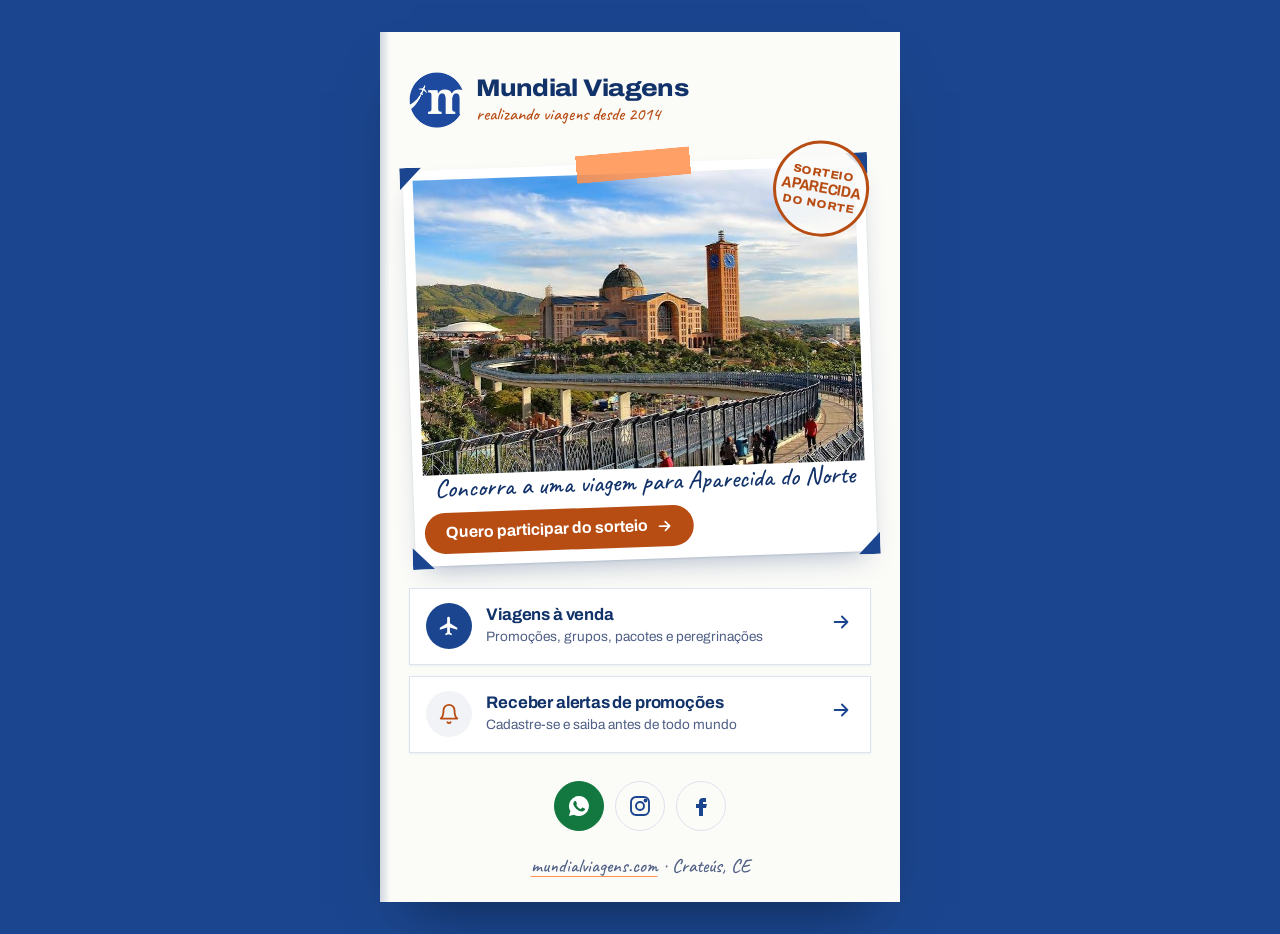
<file: public/links.html>
<!DOCTYPE html>
<html lang="pt-BR">
<head>
<meta charset="UTF-8">
<meta name="viewport" content="width=device-width, initial-scale=1">
<meta name="theme-color" content="#1b468f">
<meta name="description" content="Links da Mundial Viagens: sorteio de Aparecida do Norte, site de viagens, cadastro de alertas de promoções e WhatsApp.">
<title>Mundial Viagens · Links</title>
<link rel="icon" type="image/png" href="imgs/logo-azul.png">
<link rel="preconnect" href="https://fonts.googleapis.com">
<link rel="preconnect" href="https://fonts.gstatic.com" crossorigin>
<link href="https://fonts.googleapis.com/css2?family=Archivo:wdth,wght@62..125,100..900&family=Caveat:wght@500;600&display=swap" rel="stylesheet">
<style>
/* A página de links no mesmo mundo do site: capa azul, página de papel,
   e o sorteio como a foto grande colada com fita no topo do álbum. */
:root{--capa:#1b468f;--tinta:#12326a;--tinta-2:#4f5f85;--papel:#fbfbf8;--papel-2:#f1f3f6;--fita:#ff914d;--fita-tinta:#b84d14;--zap:#13783f;--linha:#dde3ee;
  --fonte:'Archivo',system-ui,sans-serif;--mao:'Caveat','Segoe Print',cursive;--sai:cubic-bezier(.16,1,.3,1);
  --sombra:0 1px 2px rgba(18,50,106,.12),0 14px 28px -12px rgba(18,50,106,.35)}
*,*::before,*::after{box-sizing:border-box;margin:0;padding:0}
html{background:var(--capa);overflow-x:clip}
body{overflow-x:clip;min-height:100svh;font:400 1.0625rem/1.5 var(--fonte);color:var(--tinta);background:var(--capa);display:grid;place-items:start center;padding:clamp(.75rem,3vw,2rem) clamp(.6rem,3vw,1.5rem);-webkit-font-smoothing:antialiased}
a{color:inherit;text-decoration:none}
:focus-visible{outline:3px solid var(--fita);outline-offset:3px}
.pagina{position:relative;width:100%;max-width:520px;background:var(--papel);padding:clamp(1.5rem,5vw,2.5rem) clamp(1.1rem,4vw,1.8rem) 1.5rem;box-shadow:0 30px 60px -30px rgba(0,0,0,.5);animation:abre .9s var(--sai) both}
.pagina::before{content:"";position:absolute;left:0;top:0;bottom:0;width:10px;background:linear-gradient(90deg,rgba(18,50,106,.18),rgba(18,50,106,0))}
@keyframes abre{from{opacity:0;translate:0 24px}}

/* marca */
.marca{display:flex;align-items:center;gap:.8rem}
.marca img{width:54px;height:auto}
.marca h1{font:800 1.5rem/1 var(--fonte);font-stretch:112%;letter-spacing:-.03em}
.marca small{display:block;margin-top:.3rem;font:500 1.15rem/1 var(--mao);color:var(--fita-tinta)}

/* a foto do sorteio, em destaque */
.sorteio{position:relative;display:block;margin:2.2rem auto 1.6rem;background:#fff;padding:10px 10px 12px;box-shadow:var(--sombra);rotate:-2deg;
  transition:rotate .5s var(--sai),translate .5s var(--sai),box-shadow .5s var(--sai);animation:cai .9s var(--sai) .2s both}
.sorteio:hover,.sorteio:focus-visible{rotate:0deg;translate:0 -6px;box-shadow:0 2px 4px rgba(18,50,106,.12),0 24px 40px -14px rgba(18,50,106,.45)}
@keyframes cai{from{opacity:0;translate:0 -60px;rotate:-12deg}}
.sorteio .img{position:relative;aspect-ratio:3/2;overflow:hidden;background:var(--papel-2)}
.sorteio img{width:100%;height:100%;object-fit:cover;display:block}
.canto{position:absolute;width:22px;height:22px;background:var(--capa);clip-path:polygon(0 0,100% 0,0 100%);z-index:2}
.canto:nth-of-type(1){left:-3px;top:-3px}.canto:nth-of-type(2){right:-3px;top:-3px;rotate:90deg}.canto:nth-of-type(3){left:-3px;bottom:-3px;rotate:-90deg}.canto:nth-of-type(4){right:-3px;bottom:-3px;rotate:180deg}
.fita{position:absolute;z-index:3;left:50%;top:-12px;width:120px;height:28px;translate:-50% 0;rotate:-3deg;background:rgba(255,145,77,.85);animation:cola .5s var(--sai) 1.1s both;
  -webkit-mask:linear-gradient(90deg,transparent 0 3px,#000 3px calc(100% - 3px),transparent calc(100% - 3px));mask:linear-gradient(90deg,transparent 0 3px,#000 3px calc(100% - 3px),transparent calc(100% - 3px))}
@keyframes cola{from{opacity:0;scale:1.4}}
.carimbo{position:absolute;z-index:3;right:-4px;top:-16px;display:grid;place-content:center;width:96px;height:96px;border:3px solid var(--fita-tinta);border-radius:50%;color:var(--fita-tinta);
  font:800 .7rem/1.05 var(--fonte);font-stretch:108%;text-align:center;text-transform:uppercase;letter-spacing:.06em;rotate:12deg;background:rgba(251,251,248,.85);animation:carimba .5s var(--sai) 1.3s both}
.carimbo b{display:block;font-size:.95rem;font-stretch:90%;letter-spacing:-.01em;margin-block:.1rem}
@keyframes carimba{from{opacity:0;scale:1.8;rotate:0deg}}
.sorteio .leg{margin-top:.6rem;text-align:center}
.sorteio .leg .mao{display:block;font:500 1.6rem/1.1 var(--mao);color:var(--tinta)}
.sorteio .leg .cta{display:inline-flex;align-items:center;gap:.5rem;margin-top:.6rem;padding:.75rem 1.3rem;border-radius:999px;background:var(--fita-tinta);color:#fff;font:700 1rem/1 var(--fonte);transition:background-color .25s,gap .3s var(--sai)}
.sorteio:hover .cta{gap:.8rem;background:#9c3f0e}
.sorteio .cta svg{width:1.1em;height:1.1em}

/* os outros links: linhas do índice do álbum */
.links{display:grid;gap:.7rem;margin-top:1.8rem}
.link{display:grid;grid-template-columns:46px 1fr 24px;align-items:center;gap:.9rem;padding:.9rem 1rem;border:1.5px solid var(--linha);background:#fff;box-shadow:0 1px 2px rgba(18,50,106,.06);
  transition:transform .35s var(--sai),box-shadow .35s var(--sai),border-color .25s;animation:abre .8s var(--sai) both}
.link:nth-child(1){animation-delay:.5s}.link:nth-child(2){animation-delay:.6s}
.link:hover,.link:focus-visible{transform:translateY(-3px);box-shadow:var(--sombra);border-color:var(--capa)}
.link .ic{display:grid;place-items:center;width:46px;height:46px;border-radius:50%;background:var(--capa);color:#fff}
.link .ic svg{width:22px;height:22px}
.link.laranja .ic{background:var(--papel-2);color:var(--fita-tinta)}
.link strong{display:block;font:700 1.05rem/1.2 var(--fonte);letter-spacing:-.01em;color:var(--tinta)}
.link span span{display:block;font-size:.85rem;color:var(--tinta-2);margin-top:.15rem}
.link .seta{color:var(--capa);transition:translate .3s var(--sai)}
.link .seta svg{width:22px;height:22px}
.link:hover .seta{translate:4px 0}

/* sociais e pé */
.sociais{display:flex;justify-content:center;gap:.7rem;margin-top:1.8rem;animation:abre .8s var(--sai) .75s both}
.sociais a{display:grid;place-items:center;width:50px;height:50px;border-radius:50%;border:1.5px solid var(--linha);color:var(--capa);transition:background-color .25s,color .25s,transform .35s var(--sai)}
.sociais a:hover{background:var(--capa);color:#fff;transform:translateY(-3px)}
.sociais a.zap{background:var(--zap);border-color:var(--zap);color:#fff}
.sociais a.zap:hover{background:#0f6132}
.sociais svg{width:24px;height:24px}
.pe{margin-top:1.5rem;text-align:center;font:500 1.2rem/1.2 var(--mao);color:var(--tinta-2)}
.pe a{text-decoration:underline;text-decoration-color:var(--fita);text-underline-offset:4px}
@media (prefers-reduced-motion:reduce){*{animation:none!important;transition:none!important}}
</style>
</head>
<body>

<main class="pagina">
  <header class="marca">
    <img src="imgs/logo-azul.png" alt="" width="54" height="55">
    <div><h1>Mundial Viagens</h1><small>realizando viagens desde 2014</small></div>
  </header>

  <!-- SORTEIO: a foto grande colada no álbum -->
  <a class="sorteio" href="https://forms.gle/55N7iv8jXGYD92Xw9" target="_blank" rel="noopener" aria-label="Participe do sorteio de uma viagem para Aparecida do Norte">
    <i class="canto"></i><i class="canto"></i><i class="canto"></i><i class="canto"></i>
    <span class="fita" aria-hidden="true"></span>
    <span class="carimbo" aria-hidden="true">Sorteio<b>Aparecida</b>do Norte</span>
    <span class="img"><img src="imgs/aparecida.jpg" alt="Basílica de Nossa Senhora Aparecida vista da passarela" width="678" height="452" fetchpriority="high"></span>
    <span class="leg">
      <span class="mao">Concorra a uma viagem para Aparecida do Norte</span>
      <span class="cta">Quero participar do sorteio <svg viewBox="0 0 24 24" fill="none" stroke="currentColor" stroke-width="2.2" stroke-linecap="round" stroke-linejoin="round" aria-hidden="true"><path d="M5 12h14m-6-6 6 6-6 6"/></svg></span>
    </span>
  </a>

  <nav class="links" aria-label="Links">
    <a class="link" href="https://mundialviagens.com/" target="_blank" rel="noopener">
      <span class="ic"><svg viewBox="0 0 24 24" fill="currentColor" aria-hidden="true"><path d="M21 16v-2l-8-5V3.5a1.5 1.5 0 0 0-3 0V9l-8 5v2l8-2.5V19l-2 1.5V22l3.5-1 3.5 1v-1.5L13 19v-5.5l8 2.5Z"/></svg></span>
      <span><strong>Viagens à venda</strong><span>Promoções, grupos, pacotes e peregrinações</span></span>
      <span class="seta"><svg viewBox="0 0 24 24" fill="none" stroke="currentColor" stroke-width="2" stroke-linecap="round" stroke-linejoin="round" aria-hidden="true"><path d="M5 12h14m-6-6 6 6-6 6"/></svg></span>
    </a>
    <a class="link laranja" href="https://forms.gle/6Vud1hrtp9vtR1jR6" target="_blank" rel="noopener">
      <span class="ic"><svg viewBox="0 0 24 24" fill="none" stroke="currentColor" stroke-width="2" stroke-linecap="round" stroke-linejoin="round" aria-hidden="true"><path d="M18 8a6 6 0 0 0-12 0c0 7-3 9-3 9h18s-3-2-3-9M13.7 21a2 2 0 0 1-3.4 0"/></svg></span>
      <span><strong>Receber alertas de promoções</strong><span>Cadastre-se e saiba antes de todo mundo</span></span>
      <span class="seta"><svg viewBox="0 0 24 24" fill="none" stroke="currentColor" stroke-width="2" stroke-linecap="round" stroke-linejoin="round" aria-hidden="true"><path d="M5 12h14m-6-6 6 6-6 6"/></svg></span>
    </a>
  </nav>

  <div class="sociais">
    <a class="zap" href="https://wa.me/558888870400?text=Ol%C3%A1%21%20Gostaria%20de%20mais%20informa%C3%A7%C3%B5es%20sobre%20viagens." target="_blank" rel="noopener" aria-label="WhatsApp"><svg viewBox="0 0 24 24" fill="currentColor" aria-hidden="true"><path d="M12 2a10 10 0 0 0-8.6 15.1L2 22l5-1.3A10 10 0 1 0 12 2Zm5.2 14.2c-.2.6-1.3 1.2-1.8 1.2-.5.1-1 .2-3.3-.7-2.8-1.2-4.6-4-4.7-4.2-.1-.2-1.1-1.5-1.1-2.8s.7-2 1-2.3c.2-.3.5-.3.7-.3h.5c.2 0 .4 0 .6.5l.8 2c.1.2.1.4 0 .5l-.4.6c-.1.2-.3.3-.1.6.2.3.8 1.3 1.7 2.1 1.1 1 2.1 1.3 2.4 1.5.3.1.5.1.6-.1l.9-1.1c.2-.3.4-.2.6-.1l1.9.9c.3.1.5.2.5.3.1.2.1.8-.1 1.4Z"/></svg></a>
    <a href="https://www.instagram.com/mundial_viagens_/" target="_blank" rel="noopener" aria-label="Instagram"><svg viewBox="0 0 24 24" fill="none" stroke="currentColor" stroke-width="1.9" aria-hidden="true"><rect x="3" y="3" width="18" height="18" rx="5"/><circle cx="12" cy="12" r="4"/><circle cx="17.5" cy="6.5" r="1" fill="currentColor"/></svg></a>
    <a href="https://www.facebook.com/mundialmilhas/" target="_blank" rel="noopener" aria-label="Facebook"><svg viewBox="0 0 24 24" fill="currentColor" aria-hidden="true"><path d="M14 8h3V4h-3a4 4 0 0 0-4 4v2H7v4h3v8h4v-8h3l1-4h-4V8Z"/></svg></a>
  </div>

  <p class="pe"><a href="https://mundialviagens.com/" target="_blank" rel="noopener">mundialviagens.com</a> · Crateús, CE</p>
</main>
</body>
</html>
</file>
